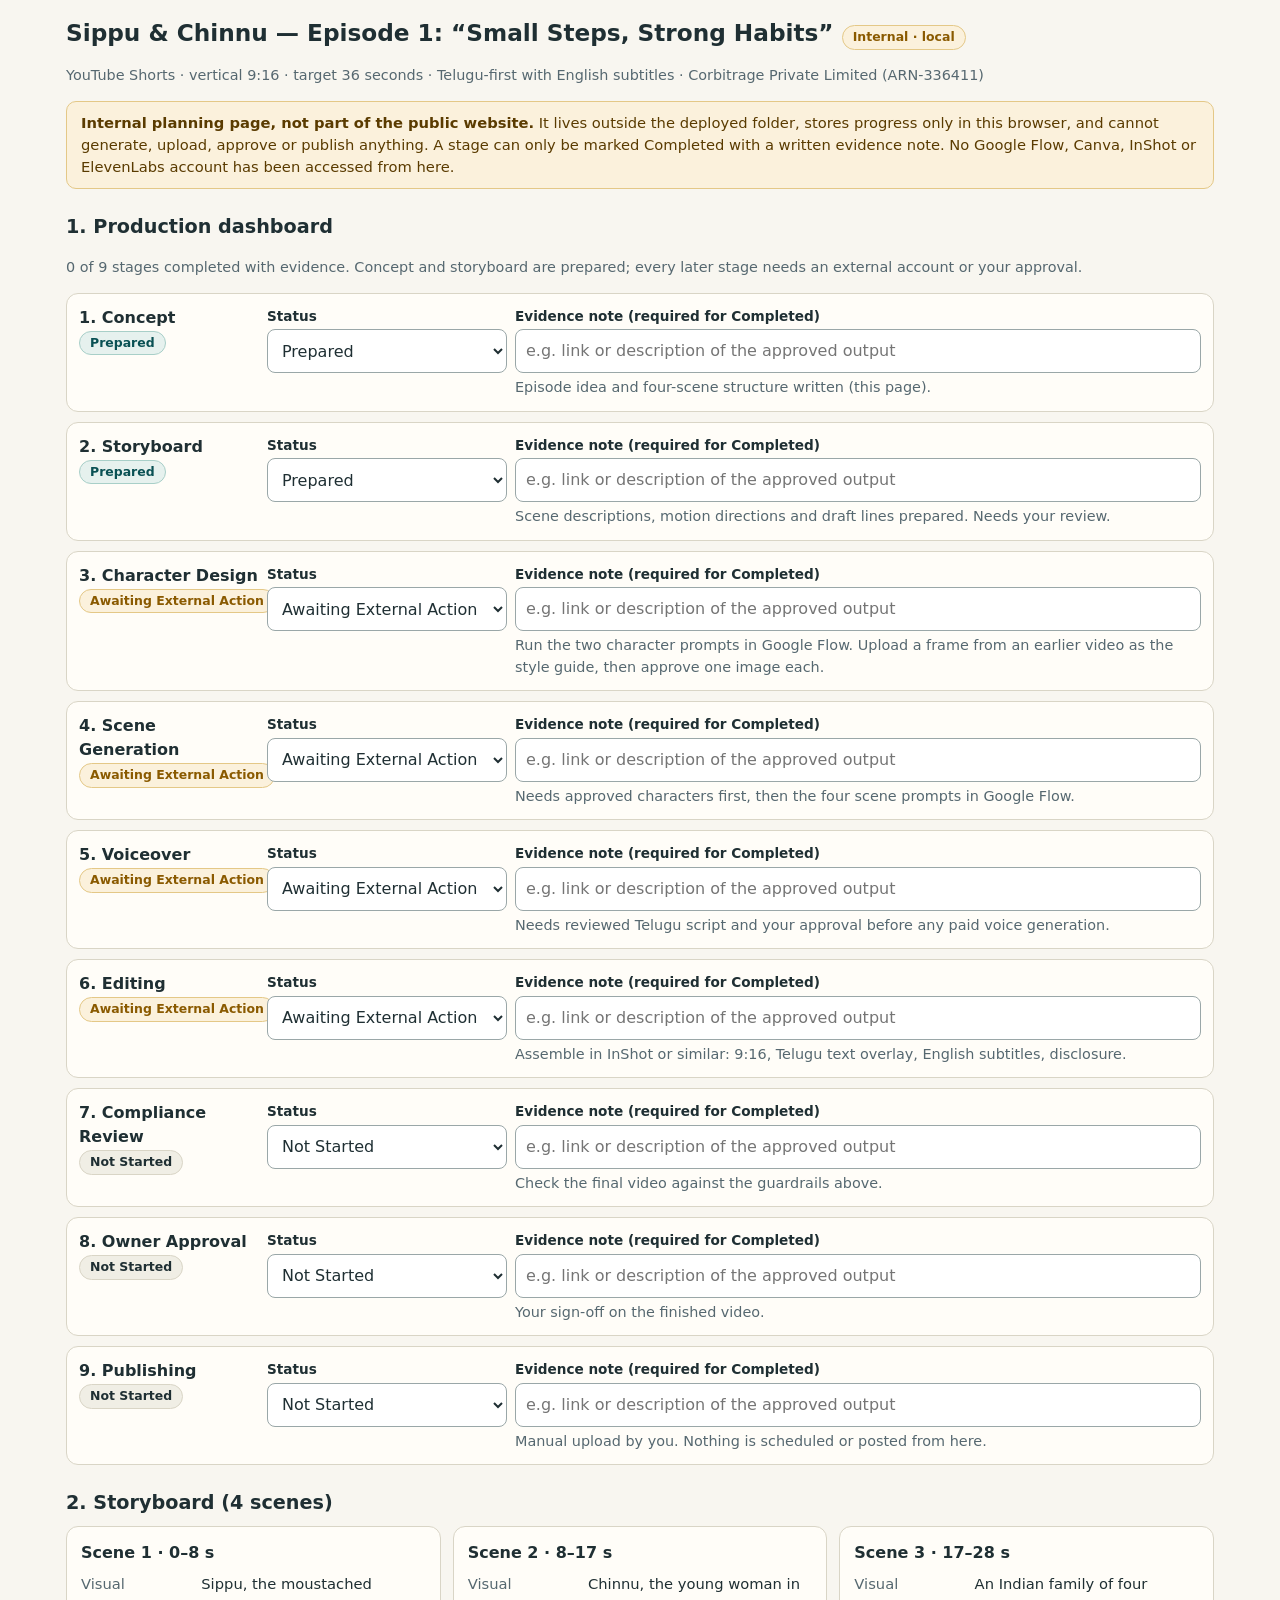
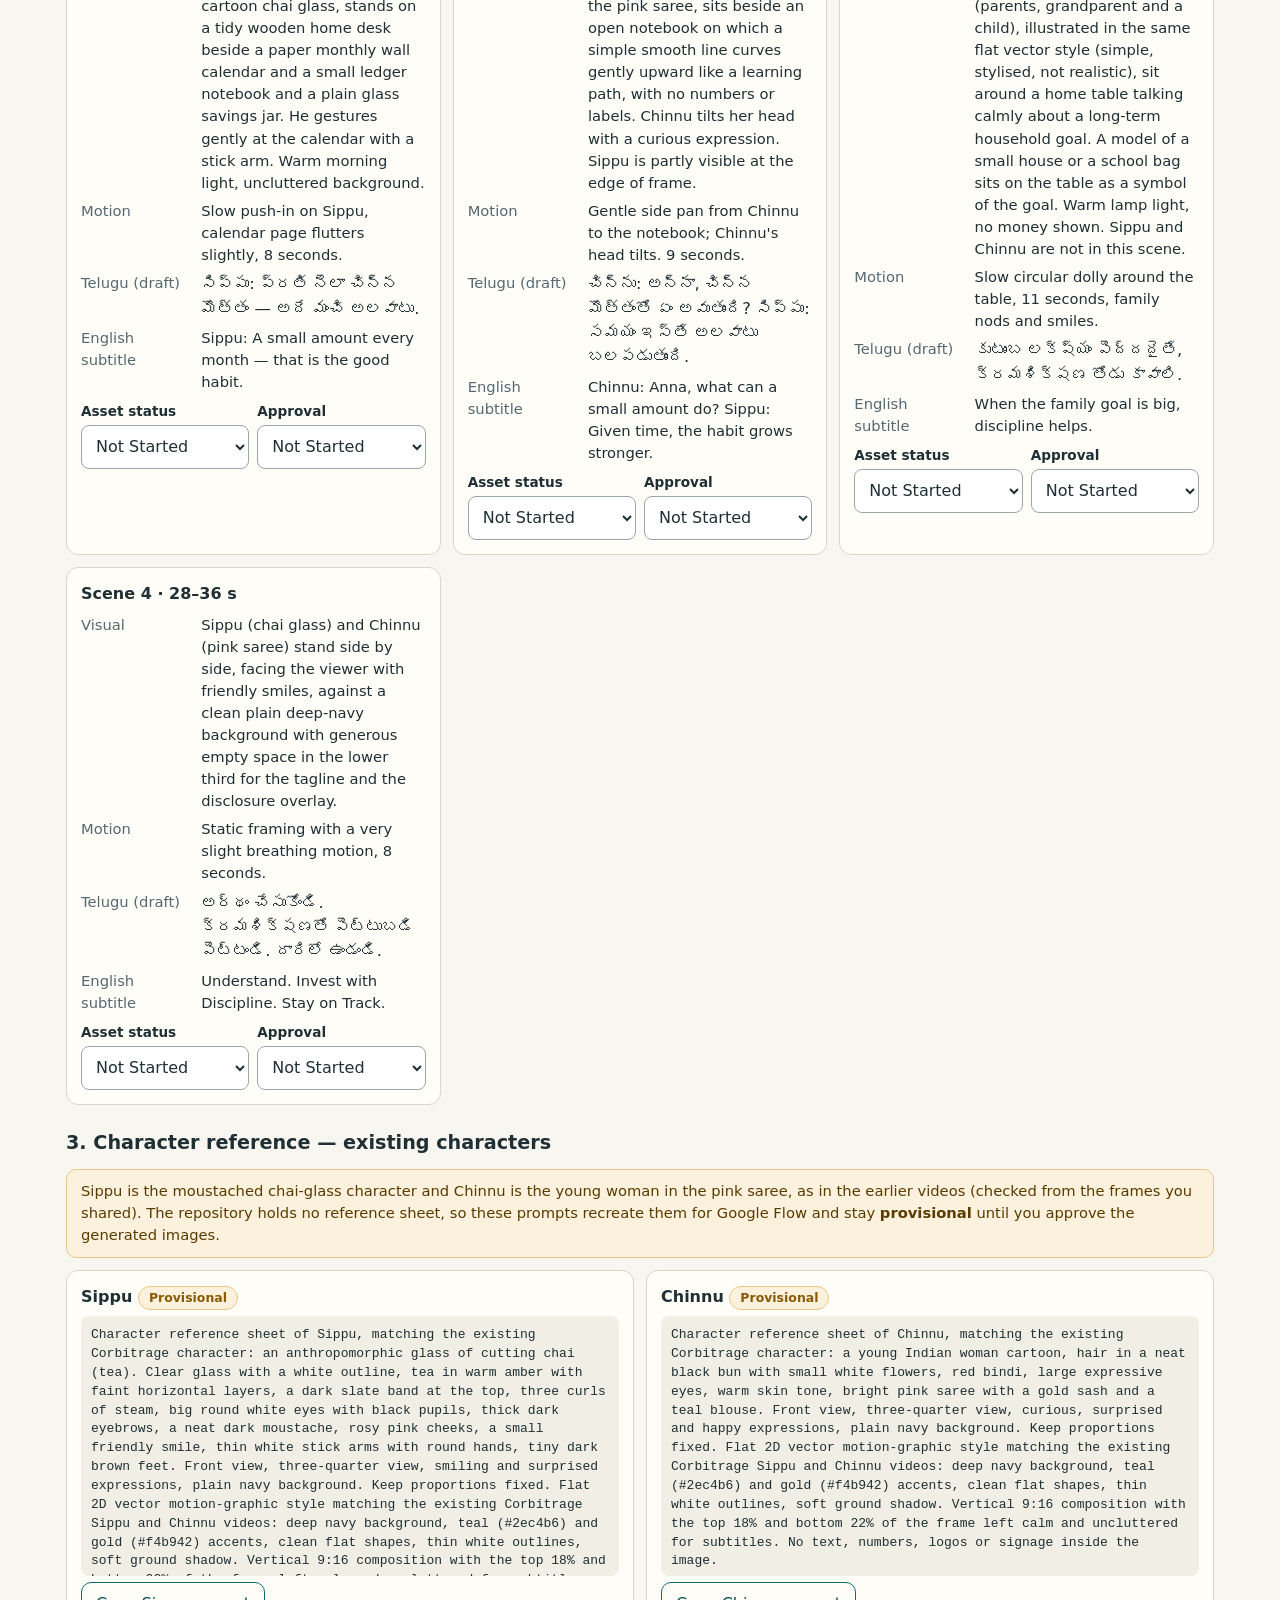
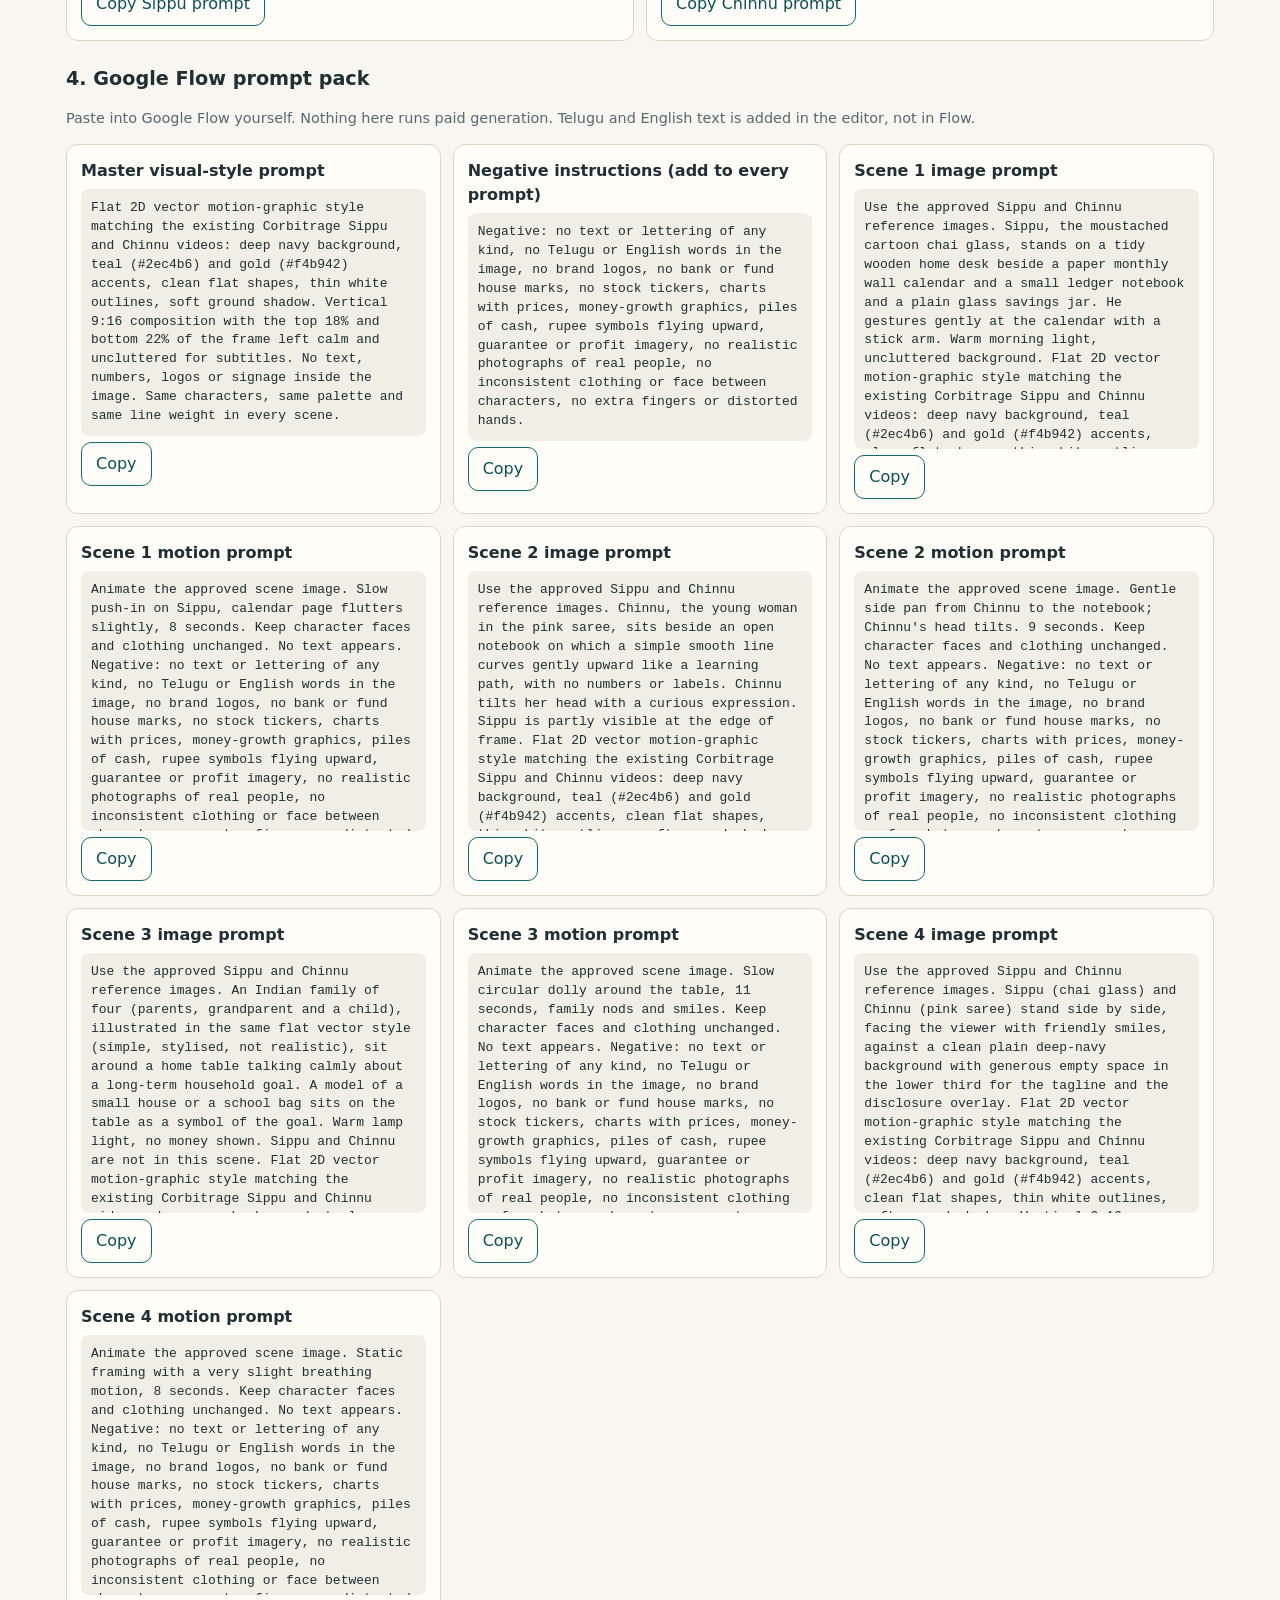
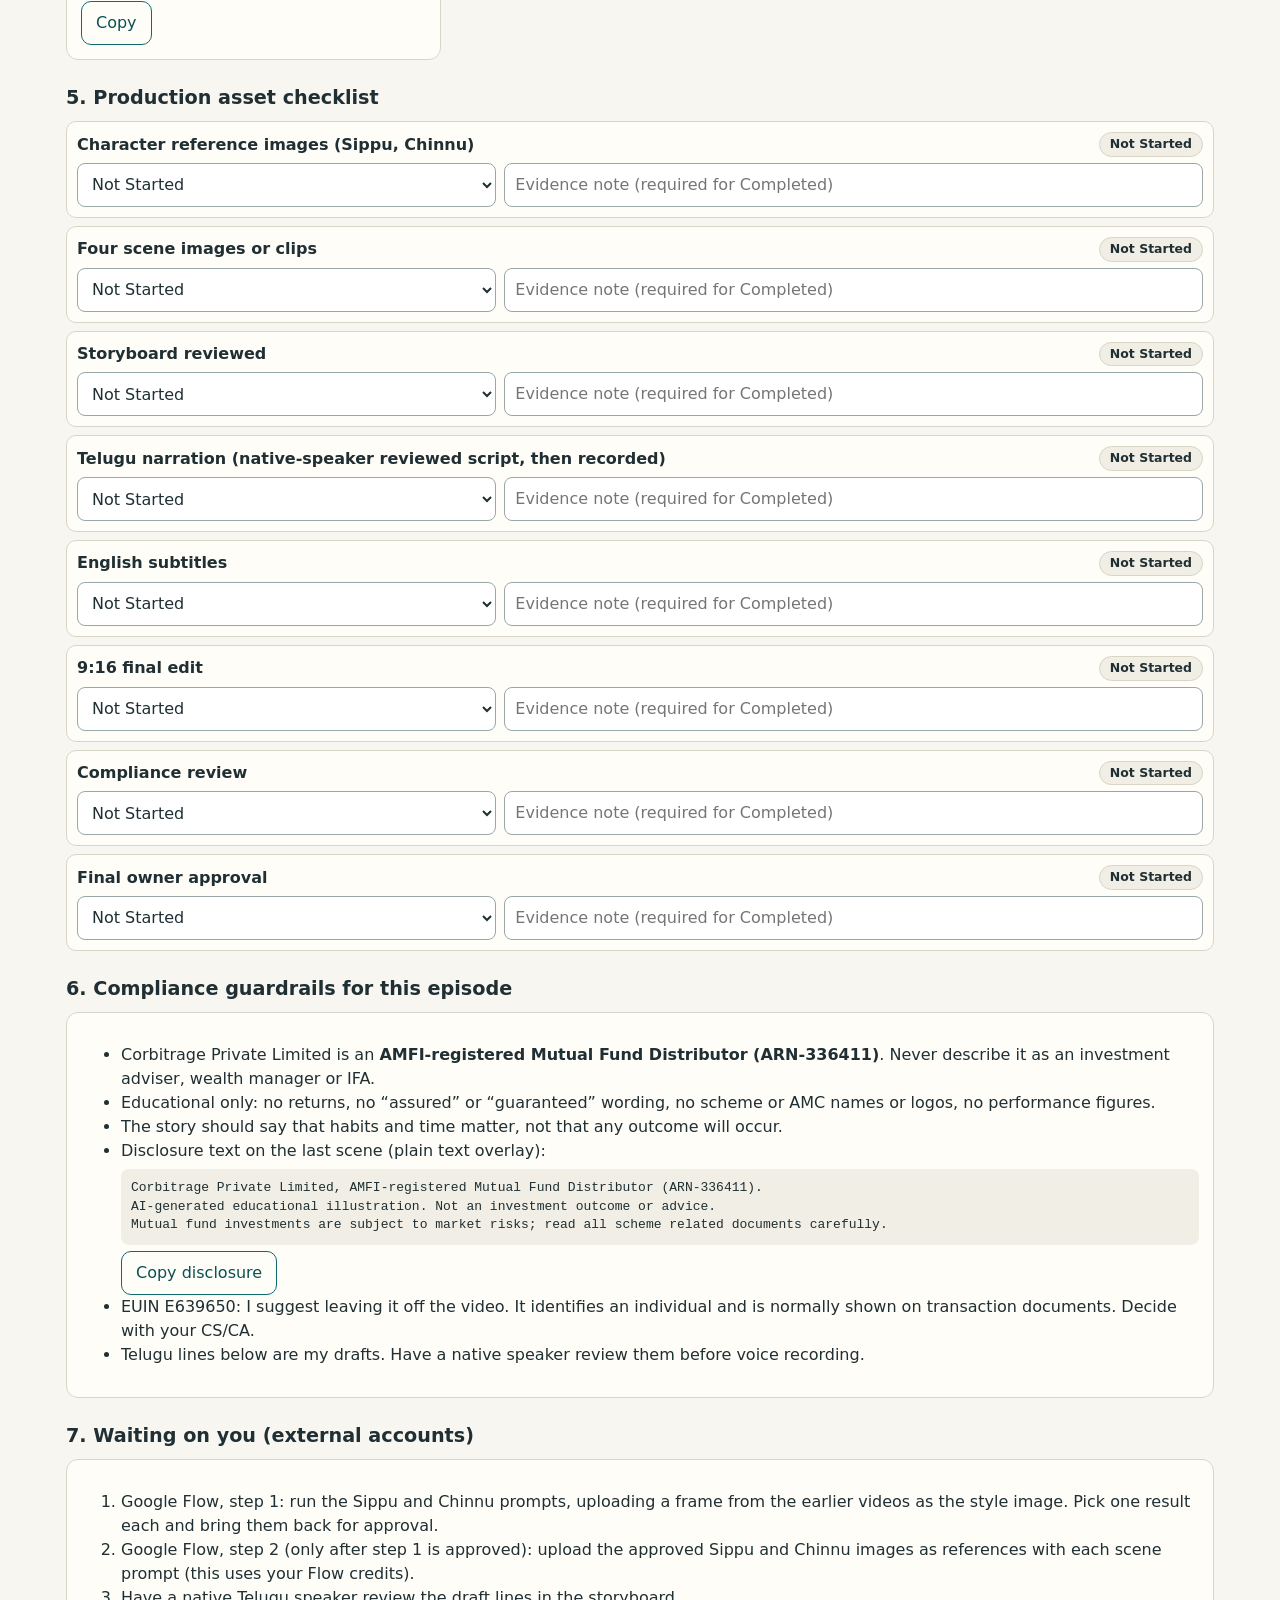
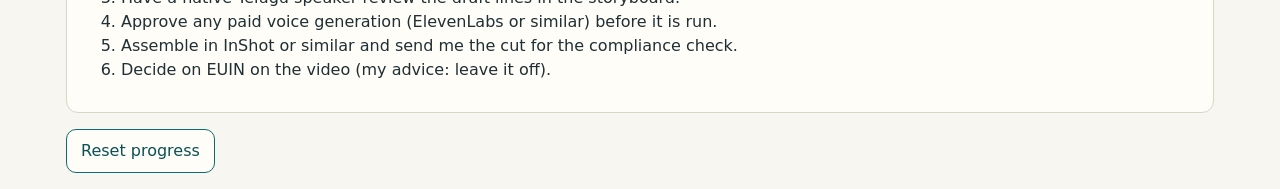
<file: internal/episode-console/index.html>
<!doctype html>
<html lang="en">
<head>
<meta charset="utf-8">
<meta name="viewport" content="width=device-width,initial-scale=1">
<meta name="robots" content="noindex,nofollow,noarchive">
<title>Sippu &amp; Chinnu – Episode 1 production (internal)</title>
<style>
:root{--bg:#f8f6f0;--surface:#fffdf8;--surface-2:#f0eee5;--ink:#1f2f33;--muted:#566870;--line:#d9d5c6;--brand:#0f6b6e;--brand-d:#0a5154;--gold:#c8871a;--ok:#1d7a46;--ok-bg:#e3f2e8;--warn:#8a5a00;--warn-bg:#fbf1dc;--bad:#a32424;--bad-bg:#f8e3e3;--info-bg:#e6f1ee}
*{box-sizing:border-box}body{margin:0;background:var(--bg);color:var(--ink);font:16px/1.5 system-ui,-apple-system,"Segoe UI",Roboto,"Noto Sans Telugu",sans-serif;overflow-x:hidden}
.wrap{max-width:1180px;margin:0 auto;padding:16px}h1{font-size:1.45rem;margin:0 0 4px}h2{font-size:1.2rem;margin:24px 0 8px}h3{font-size:1rem;margin:0 0 6px}
.banner{background:var(--warn-bg);border:1px solid #e4c887;color:#5a3b00;border-radius:10px;padding:10px 14px;margin:12px 0;font-size:.92rem}
.muted{color:var(--muted);font-size:.9rem}.grid{display:grid;gap:12px;grid-template-columns:repeat(auto-fit,minmax(min(100%,300px),1fr))}
.card{background:var(--surface);border:1px solid var(--line);border-radius:12px;padding:14px;min-width:0}
.pill{display:inline-block;border-radius:999px;padding:2px 10px;font-size:.78rem;font-weight:600;border:1px solid var(--line);background:var(--surface-2);white-space:nowrap}
.pill.ok{background:var(--ok-bg);color:var(--ok);border-color:#9fcfb0}.pill.warn{background:var(--warn-bg);color:var(--warn);border-color:#e4c887}.pill.info{background:var(--info-bg);color:var(--brand-d);border-color:#a8cfc8}.pill.bad{background:var(--bad-bg);color:var(--bad);border-color:#e1a5a5}
button,select,input,textarea{font:inherit;color:inherit}button{min-height:44px;padding:8px 14px;border-radius:10px;border:1px solid var(--brand);background:var(--brand);color:#fff;cursor:pointer}button.sec{background:var(--surface);color:var(--brand-d)}
select,input[type=text]{min-height:44px;padding:8px 10px;border:1px solid #9aa7a8;border-radius:8px;background:#fff;width:100%}
:focus-visible{outline:3px solid var(--gold);outline-offset:2px}
.row{display:flex;flex-wrap:wrap;gap:8px;align-items:center}
ol.stages{list-style:none;margin:0;padding:0;display:grid;gap:10px}
ol.stages li{background:var(--surface);border:1px solid var(--line);border-radius:12px;padding:12px;display:grid;gap:8px;grid-template-columns:1fr}
@media(min-width:760px){ol.stages li{grid-template-columns:180px 240px 1fr}}
label{font-weight:600;font-size:.85rem;display:block;margin-bottom:3px}
pre{white-space:pre-wrap;overflow-wrap:anywhere;background:var(--surface-2);border-radius:8px;padding:10px;font:13px/1.45 ui-monospace,Menlo,Consolas,monospace;margin:6px 0;max-height:260px;overflow:auto}
dl{display:grid;grid-template-columns:minmax(110px,32%) 1fr;gap:6px 10px;margin:8px 0;font-size:.92rem}dt{color:var(--muted)}dd{margin:0;min-width:0;overflow-wrap:anywhere}
.te{font-size:1.02rem}.chk{list-style:none;padding:0;margin:0;display:grid;gap:8px}.chk li{background:var(--surface);border:1px solid var(--line);border-radius:10px;padding:10px;display:grid;gap:6px}
.toast{position:sticky;bottom:8px;background:var(--ink);color:#fff;border-radius:10px;padding:10px 14px;margin-top:12px;display:none}.toast.on{display:block}
</style>
</head>
<body><div class="wrap">
<header>
<h1>Sippu &amp; Chinnu — Episode 1: “Small Steps, Strong Habits” <span class="pill warn">Internal · local</span></h1>
<p class="muted">YouTube Shorts · vertical 9:16 · target 36 seconds · Telugu-first with English subtitles · Corbitrage Private Limited (ARN-336411)</p>
</header>
<div class="banner" role="note"><strong>Internal planning page, not part of the public website.</strong> It lives outside the deployed folder, stores progress only in this browser, and cannot generate, upload, approve or publish anything. A stage can only be marked Completed with a written evidence note. No Google Flow, Canva, InShot or ElevenLabs account has been accessed from here.</div>

<h2>1. Production dashboard</h2>
<p class="muted" id="sum"></p>
<ol class="stages" id="stages"></ol>

<h2>2. Storyboard (4 scenes)</h2>
<div class="grid" id="scenes"></div>

<h2>3. Character reference — existing characters</h2>
<div class="banner">Sippu is the moustached chai-glass character and Chinnu is the young woman in the pink saree, as in the earlier videos (checked from the frames you shared). The repository holds no reference sheet, so these prompts recreate them for Google Flow and stay <strong>provisional</strong> until you approve the generated images.</div>
<div class="grid" id="chars"></div>

<h2>4. Google Flow prompt pack</h2>
<p class="muted">Paste into Google Flow yourself. Nothing here runs paid generation. Telugu and English text is added in the editor, not in Flow.</p>
<div class="grid" id="pack"></div>

<h2>5. Production asset checklist</h2>
<ul class="chk" id="assets"></ul>

<h2>6. Compliance guardrails for this episode</h2>
<div class="card"><ul>
<li>Corbitrage Private Limited is an <strong>AMFI-registered Mutual Fund Distributor (ARN-336411)</strong>. Never describe it as an investment adviser, wealth manager or IFA.</li>
<li>Educational only: no returns, no “assured” or “guaranteed” wording, no scheme or AMC names or logos, no performance figures.</li>
<li>The story should say that habits and time matter, not that any outcome will occur.</li>
<li>Disclosure text on the last scene (plain text overlay):<pre id="disc">Corbitrage Private Limited, AMFI-registered Mutual Fund Distributor (ARN-336411).
AI-generated educational illustration. Not an investment outcome or advice.
Mutual fund investments are subject to market risks; read all scheme related documents carefully.</pre><button class="sec" data-copy="disc">Copy disclosure</button></li>
<li>EUIN E639650: I suggest leaving it off the video. It identifies an individual and is normally shown on transaction documents. Decide with your CS/CA.</li>
<li>Telugu lines below are my drafts. Have a native speaker review them before voice recording.</li>
</ul></div>

<h2>7. Waiting on you (external accounts)</h2>
<div class="card"><ol id="ext"></ol></div>

<div class="row" style="margin-top:16px"><button class="sec" id="rst">Reset progress</button></div>
<div class="toast" id="toast" role="status" aria-live="polite"></div>
</div>
<script>
(function(){"use strict";
var KEY="corbitrage.episode1.v1";
var ST=["Not Started","Prepared","Awaiting External Action","Awaiting Approval","Completed"];
var STAGES=[
["Concept","Prepared","Episode idea and four-scene structure written (this page)."],
["Storyboard","Prepared","Scene descriptions, motion directions and draft lines prepared. Needs your review."],
["Character Design","Awaiting External Action","Run the two character prompts in Google Flow. Upload a frame from an earlier video as the style guide, then approve one image each."],
["Scene Generation","Awaiting External Action","Needs approved characters first, then the four scene prompts in Google Flow."],
["Voiceover","Awaiting External Action","Needs reviewed Telugu script and your approval before any paid voice generation."],
["Editing","Awaiting External Action","Assemble in InShot or similar: 9:16, Telugu text overlay, English subtitles, disclosure."],
["Compliance Review","Not Started","Check the final video against the guardrails above."],
["Owner Approval","Not Started","Your sign-off on the finished video."],
["Publishing","Not Started","Manual upload by you. Nothing is scheduled or posted from here."]];
var STYLE="Flat 2D vector motion-graphic style matching the existing Corbitrage Sippu and Chinnu videos: deep navy background, teal (#2ec4b6) and gold (#f4b942) accents, clean flat shapes, thin white outlines, soft ground shadow. Vertical 9:16 composition with the top 18% and bottom 22% of the frame left calm and uncluttered for subtitles. No text, numbers, logos or signage inside the image.";
var NEG="Negative: no text or lettering of any kind, no Telugu or English words in the image, no brand logos, no bank or fund house marks, no stock tickers, charts with prices, money-growth graphics, piles of cash, rupee symbols flying upward, guarantee or profit imagery, no realistic photographs of real people, no inconsistent clothing or face between characters, no extra fingers or distorted hands.";
var SC=[
{n:1,t:"0–8 s",v:"Sippu, the moustached cartoon chai glass, stands on a tidy wooden home desk beside a paper monthly wall calendar and a small ledger notebook and a plain glass savings jar. He gestures gently at the calendar with a stick arm. Warm morning light, uncluttered background.",m:"Slow push-in on Sippu, calendar page flutters slightly, 8 seconds.",te:"సిప్పు: ప్రతి నెలా చిన్న మొత్తం — అదే మంచి అలవాటు.",en:"Sippu: A small amount every month — that is the good habit."},
{n:2,t:"8–17 s",v:"Chinnu, the young woman in the pink saree, sits beside an open notebook on which a simple smooth line curves gently upward like a learning path, with no numbers or labels. Chinnu tilts her head with a curious expression. Sippu is partly visible at the edge of frame.",m:"Gentle side pan from Chinnu to the notebook; Chinnu's head tilts. 9 seconds.",te:"చిన్ను: అన్నా, చిన్న మొత్తంతో ఏం అవుతుంది?  సిప్పు: సమయం ఇస్తే అలవాటు బలపడుతుంది.",en:"Chinnu: Anna, what can a small amount do?  Sippu: Given time, the habit grows stronger."},
{n:3,t:"17–28 s",v:"An Indian family of four (parents, grandparent and a child), illustrated in the same flat vector style (simple, stylised, not realistic), sit around a home table talking calmly about a long-term household goal. A model of a small house or a school bag sits on the table as a symbol of the goal. Warm lamp light, no money shown. Sippu and Chinnu are not in this scene.",m:"Slow circular dolly around the table, 11 seconds, family nods and smiles.",te:"కుటుంబ లక్ష్యం పెద్దదైతే, క్రమశిక్షణ తోడు కావాలి.",en:"When the family goal is big, discipline helps."},
{n:4,t:"28–36 s",v:"Sippu (chai glass) and Chinnu (pink saree) stand side by side, facing the viewer with friendly smiles, against a clean plain deep-navy background with generous empty space in the lower third for the tagline and the disclosure overlay.",m:"Static framing with a very slight breathing motion, 8 seconds.",te:"అర్థం చేసుకోండి. క్రమశిక్షణతో పెట్టుబడి పెట్టండి. దారిలో ఉండండి.",en:"Understand. Invest with Discipline. Stay on Track."}];
var CH=[
{name:"Sippu",p:"Character reference sheet of Sippu, matching the existing Corbitrage character: an anthropomorphic glass of cutting chai (tea). Clear glass with a white outline, tea in warm amber with faint horizontal layers, a dark slate band at the top, three curls of steam, big round white eyes with black pupils, thick dark eyebrows, a neat dark moustache, rosy pink cheeks, a small friendly smile, thin white stick arms with round hands, tiny dark brown feet. Front view, three-quarter view, smiling and surprised expressions, plain navy background. Keep proportions fixed. "+STYLE},
{name:"Chinnu",p:"Character reference sheet of Chinnu, matching the existing Corbitrage character: a young Indian woman cartoon, hair in a neat black bun with small white flowers, red bindi, large expressive eyes, warm skin tone, bright pink saree with a gold sash and a teal blouse. Front view, three-quarter view, curious, surprised and happy expressions, plain navy background. Keep proportions fixed. "+STYLE}];
var PACK=[{k:"master",title:"Master visual-style prompt",t:STYLE+" Same characters, same palette and same line weight in every scene."},{k:"neg",title:"Negative instructions (add to every prompt)",t:NEG}];
SC.forEach(function(s){PACK.push({k:"s"+s.n,title:"Scene "+s.n+" image prompt",t:"Use the approved Sippu and Chinnu reference images. "+s.v+" "+STYLE+" "+NEG});PACK.push({k:"m"+s.n,title:"Scene "+s.n+" motion prompt",t:"Animate the approved scene image. "+s.m+" Keep character faces and clothing unchanged. No text appears. "+NEG})});
var ASSETS=["Character reference images (Sippu, Chinnu)","Four scene images or clips","Storyboard reviewed","Telugu narration (native-speaker reviewed script, then recorded)","English subtitles","9:16 final edit","Compliance review","Final owner approval"];
var EXT=["Google Flow, step 1: run the Sippu and Chinnu prompts, uploading a frame from the earlier videos as the style image. Pick one result each and bring them back for approval.","Google Flow, step 2 (only after step 1 is approved): upload the approved Sippu and Chinnu images as references with each scene prompt (this uses your Flow credits).","Have a native Telugu speaker review the draft lines in the storyboard.","Approve any paid voice generation (ElevenLabs or similar) before it is run.","Assemble in InShot or similar and send me the cut for the compliance check.","Decide on EUIN on the video (my advice: leave it off)."];
function $(i){return document.getElementById(i)}function esc(s){return String(s).replace(/[&<>"']/g,function(c){return{"&":"&amp;","<":"&lt;",">":"&gt;",'"':"&quot;","'":"&#39;"}[c]})}
function toast(m){var t=$("toast");t.textContent=m;t.className="toast on";clearTimeout(toast.h);toast.h=setTimeout(function(){t.className="toast"},3500)}
var S;function fresh(){return{stages:STAGES.map(function(x){return{s:x[1],ev:""}}),assets:ASSETS.map(function(){return{s:"Not Started",ev:""}}),scenes:SC.map(function(){return{asset:"Not Started",appr:"Not Started"}})}}
function load(){try{var r=JSON.parse(localStorage.getItem(KEY));if(r&&r.stages&&r.stages.length===STAGES.length&&r.assets&&r.assets.length===ASSETS.length&&r.scenes&&r.scenes.length===SC.length)return r}catch(e){}return fresh()}
function save(){try{localStorage.setItem(KEY,JSON.stringify(S))}catch(e){}}
S=load();
function cls(s){return s==="Completed"?"ok":s==="Awaiting External Action"||s==="Awaiting Approval"?"warn":s==="Prepared"?"info":""}
function setStatus(o,v,label){if(v==="Completed"&&!o.ev.trim()){toast("Add an evidence note first: say what proves '"+label+"' is complete.");return false}o.s=v;save();return true}
function render(){
 var d=S.stages.filter(function(x){return x.s==="Completed"}).length;
 $("sum").textContent=d+" of "+STAGES.length+" stages completed with evidence. Concept and storyboard are prepared; every later stage needs an external account or your approval.";
 $("stages").innerHTML=STAGES.map(function(x,i){var o=S.stages[i];return '<li><div><strong>'+(i+1)+'. '+esc(x[0])+'</strong><br><span class="pill '+cls(o.s)+'">'+esc(o.s)+'</span></div><div><label for="ss'+i+'">Status</label><select id="ss'+i+'" data-st="'+i+'">'+ST.map(function(z){return '<option'+(z===o.s?' selected':'')+'>'+z+'</option>'}).join("")+'</select></div><div><label for="ev'+i+'">Evidence note (required for Completed)</label><input type="text" id="ev'+i+'" data-ev="'+i+'" maxlength="200" value="'+esc(o.ev)+'" placeholder="e.g. link or description of the approved output"><p class="muted" style="margin:4px 0 0">'+esc(x[2])+'</p></div></li>'}).join("");
 $("scenes").innerHTML=SC.map(function(s,i){var o=S.scenes[i];return '<article class="card"><h3>Scene '+s.n+' · '+s.t+'</h3><dl><dt>Visual</dt><dd>'+esc(s.v)+'</dd><dt>Motion</dt><dd>'+esc(s.m)+'</dd><dt>Telugu (draft)</dt><dd class="te" lang="te">'+esc(s.te)+'</dd><dt>English subtitle</dt><dd>'+esc(s.en)+'</dd></dl><div class="row"><div style="flex:1 1 140px"><label for="sa'+i+'">Asset status</label><select id="sa'+i+'" data-sa="'+i+'">'+["Not Started","Prepared","Awaiting External Action","Completed"].map(function(z){return '<option'+(z===o.asset?' selected':'')+'>'+z+'</option>'}).join("")+'</select></div><div style="flex:1 1 140px"><label for="sp'+i+'">Approval</label><select id="sp'+i+'" data-sp="'+i+'">'+["Not Started","Awaiting Approval","Completed"].map(function(z){return '<option'+(z===o.appr?' selected':'')+'>'+z+'</option>'}).join("")+'</select></div></div></article>'}).join("");
 $("chars").innerHTML=CH.map(function(c,i){return '<article class="card"><h3>'+c.name+' <span class="pill warn">Provisional</span></h3><pre id="ch'+i+'">'+esc(c.p)+'</pre><button class="sec" data-copy="ch'+i+'">Copy '+c.name+' prompt</button></article>'}).join("");
 $("pack").innerHTML=PACK.map(function(p){return '<article class="card"><h3>'+esc(p.title)+'</h3><pre id="pk'+p.k+'">'+esc(p.t)+'</pre><button class="sec" data-copy="pk'+p.k+'">Copy</button></article>'}).join("");
 $("assets").innerHTML=ASSETS.map(function(a,i){var o=S.assets[i];return '<li><div class="row" style="justify-content:space-between"><strong>'+esc(a)+'</strong><span class="pill '+cls(o.s)+'">'+esc(o.s)+'</span></div><div class="row"><select id="as'+i+'" data-as="'+i+'" aria-label="Status of '+esc(a)+'" style="flex:1 1 180px;width:auto">'+ST.map(function(z){return '<option'+(z===o.s?' selected':'')+'>'+z+'</option>'}).join("")+'</select><input type="text" data-ae="'+i+'" aria-label="Evidence for '+esc(a)+'" maxlength="200" value="'+esc(o.ev)+'" placeholder="Evidence note (required for Completed)" style="flex:2 1 220px;width:auto"></div></li>'}).join("");
 $("ext").innerHTML=EXT.map(function(e){return '<li>'+esc(e)+'</li>'}).join("");
}
document.addEventListener("change",function(e){var t=e.target,i;
 if(t.dataset.st!==undefined){i=+t.dataset.st;if(!setStatus(S.stages[i],t.value,STAGES[i][0]))t.value=S.stages[i].s;render()}
 else if(t.dataset.as!==undefined){i=+t.dataset.as;if(!setStatus(S.assets[i],t.value,ASSETS[i]))t.value=S.assets[i].s;render()}
 else if(t.dataset.sa!==undefined){S.scenes[+t.dataset.sa].asset=t.value;save();render()}
 else if(t.dataset.sp!==undefined){S.scenes[+t.dataset.sp].appr=t.value;save();render()}
 else if(t.dataset.ev!==undefined){S.stages[+t.dataset.ev].ev=t.value;save()}
 else if(t.dataset.ae!==undefined){S.assets[+t.dataset.ae].ev=t.value;save()}});
document.addEventListener("click",function(e){var b=e.target.closest("[data-copy]");if(!b)return;var el=$(b.dataset.copy);var txt=el.textContent;
 if(navigator.clipboard&&navigator.clipboard.writeText){navigator.clipboard.writeText(txt).then(function(){toast("Copied.")},function(){sel(el)})}else sel(el);
 function sel(n){var r=document.createRange();r.selectNodeContents(n);var s=getSelection();s.removeAllRanges();s.addRange(r);toast("Selected. Press copy.")}});
$("rst").addEventListener("click",function(){if(confirm("Reset all progress on this page?")){S=fresh();save();render();toast("Reset.")}});
render();})();
</script></body></html>
</file>
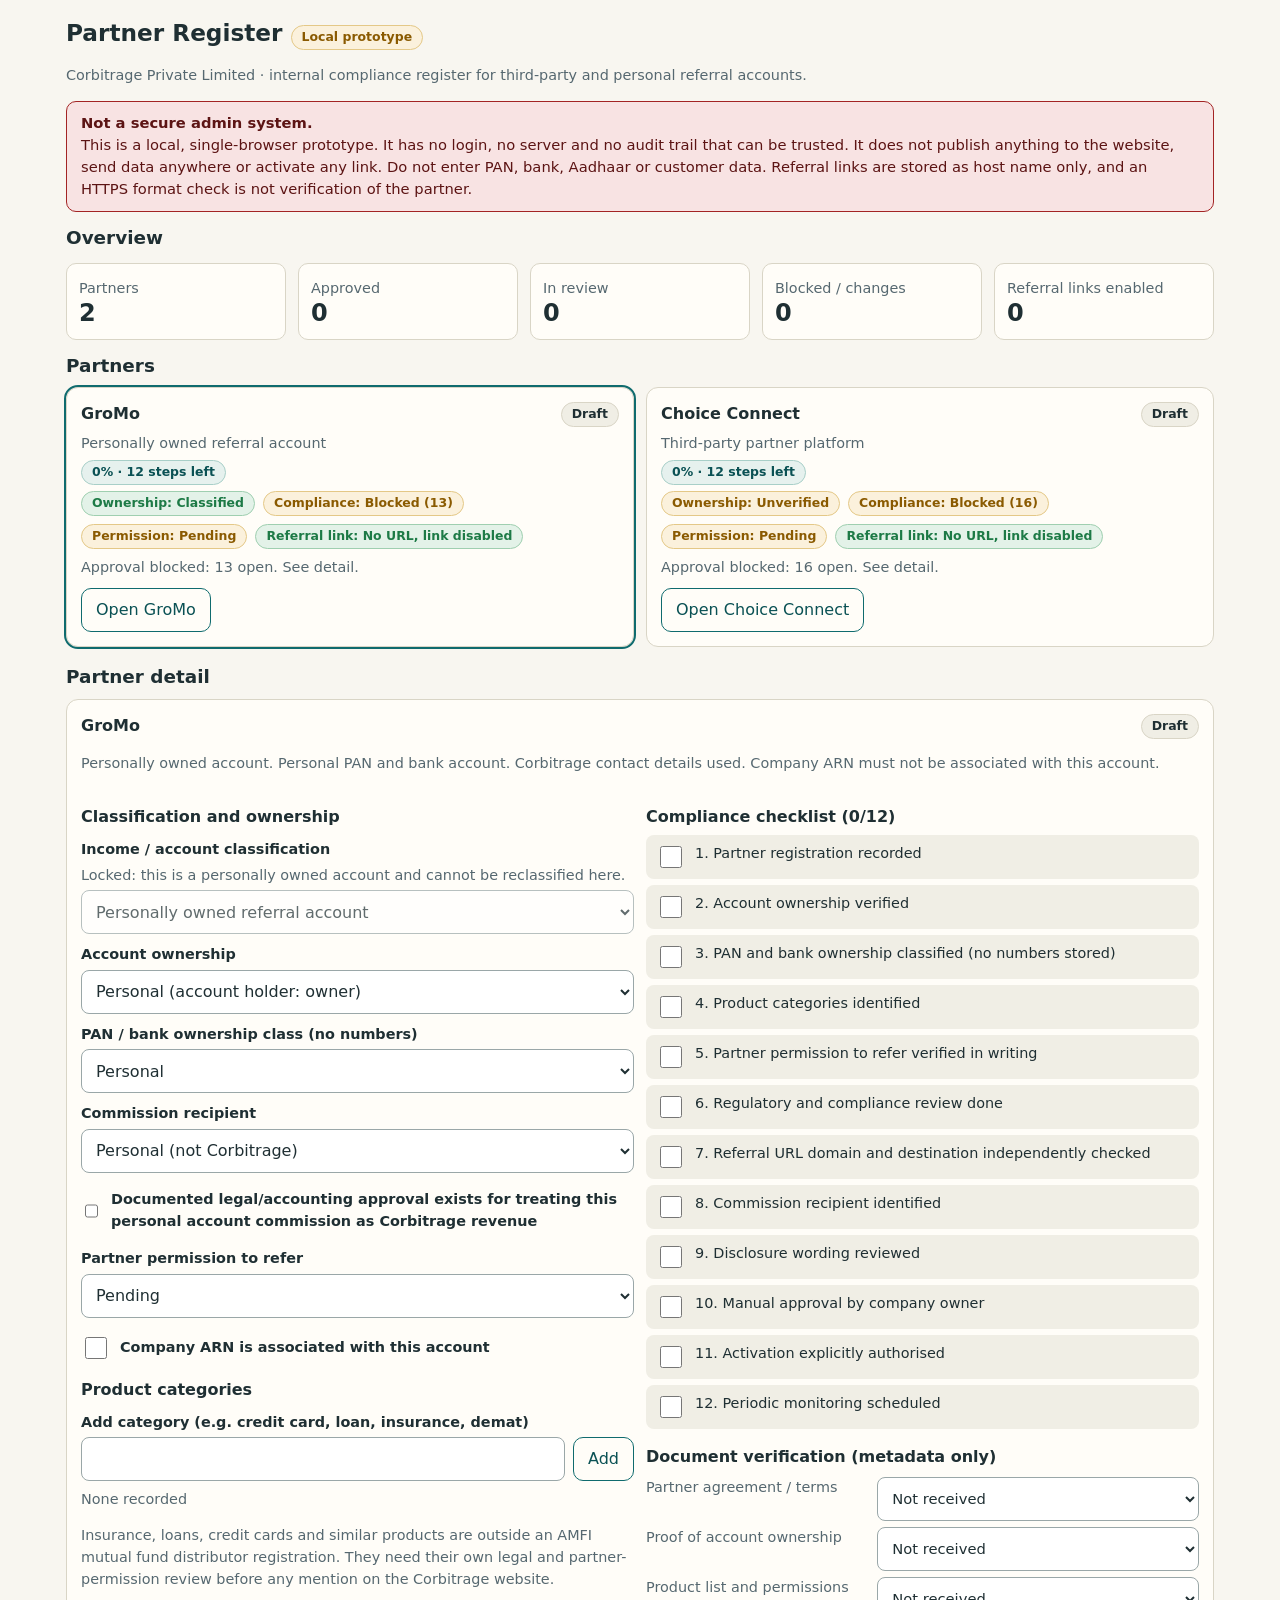
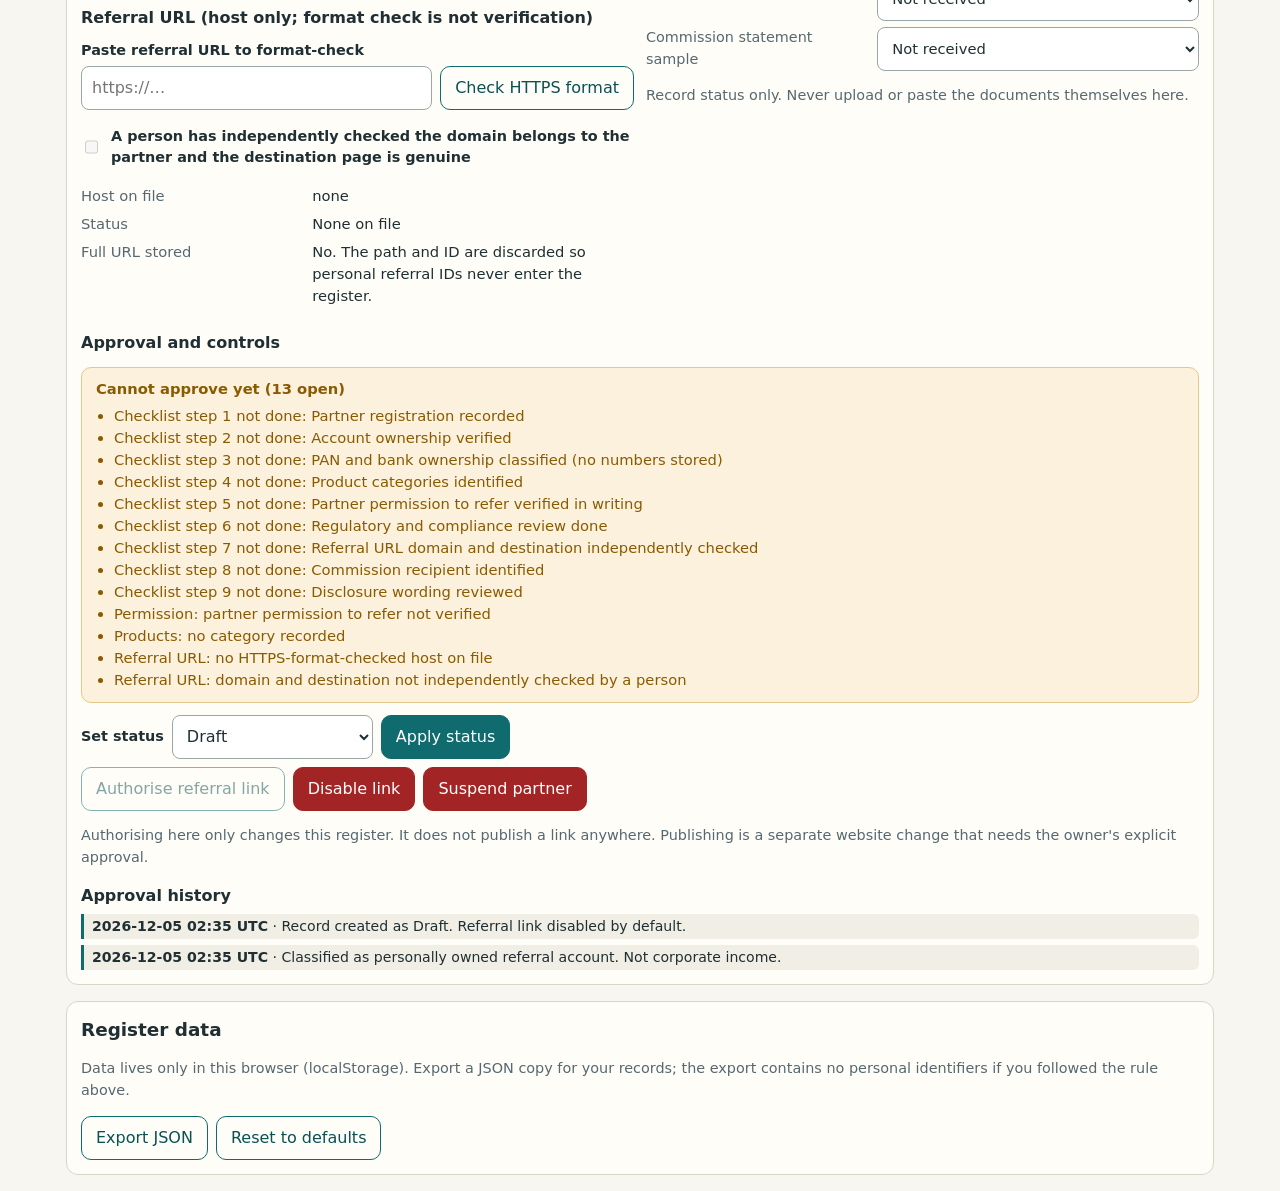
<file: internal/partner-console/index.html>
<!doctype html>
<html lang="en">
<head>
<meta charset="utf-8">
<meta name="viewport" content="width=device-width,initial-scale=1">
<meta name="robots" content="noindex,nofollow,noarchive">
<title>Partner Register – internal prototype</title>
<style>
:root{--bg:#f8f6f0;--surface:#fffdf8;--surface-2:#f0eee5;--ink:#1f2f33;--muted:#566870;--line:#d9d5c6;--brand:#0f6b6e;--brand-d:#0a5154;--gold:#c8871a;--ok:#1d7a46;--ok-bg:#e3f2e8;--warn:#8a5a00;--warn-bg:#fbf1dc;--bad:#a32424;--bad-bg:#f8e3e3;--info-bg:#e6f1ee}
*{box-sizing:border-box}
html{-webkit-text-size-adjust:100%}
body{margin:0;background:var(--bg);color:var(--ink);font:16px/1.5 system-ui,-apple-system,"Segoe UI",Roboto,sans-serif;overflow-x:hidden}
.wrap{max-width:1180px;margin:0 auto;padding:16px}
h1{font-size:1.45rem;margin:0 0 4px}h2{font-size:1.15rem;margin:0 0 8px}h3{font-size:1rem;margin:16px 0 6px}
.banner{background:var(--bad-bg);border:1px solid var(--bad);color:#5c1414;border-radius:10px;padding:10px 14px;margin:12px 0;font-size:.92rem}
.banner strong{display:block}
.muted{color:var(--muted);font-size:.9rem}
.grid{display:grid;gap:12px}
.kpis{grid-template-columns:repeat(auto-fit,minmax(150px,1fr));margin:12px 0}
.kpi{background:var(--surface);border:1px solid var(--line);border-radius:10px;padding:12px}
.kpi b{display:block;font-size:1.5rem;line-height:1.1}
.cards{grid-template-columns:repeat(auto-fit,minmax(min(100%,340px),1fr))}
.card{background:var(--surface);border:1px solid var(--line);border-radius:12px;padding:14px;min-width:0}
.card.sel{outline:2px solid var(--brand)}
.row{display:flex;flex-wrap:wrap;gap:8px;align-items:center}
.pill{display:inline-block;border-radius:999px;padding:2px 10px;font-size:.78rem;font-weight:600;border:1px solid var(--line);background:var(--surface-2);white-space:nowrap}
.pill.ok{background:var(--ok-bg);color:var(--ok);border-color:#9fcfb0}
.pill.warn{background:var(--warn-bg);color:var(--warn);border-color:#e4c887}
.pill.bad{background:var(--bad-bg);color:var(--bad);border-color:#e1a5a5}
.pill.info{background:var(--info-bg);color:var(--brand-d);border-color:#a8cfc8}
button,select,input,textarea{font:inherit;color:inherit}
button{min-height:44px;padding:8px 14px;border-radius:10px;border:1px solid var(--brand);background:var(--brand);color:#fff;cursor:pointer}
button.sec{background:var(--surface);color:var(--brand-d)}
button.danger{background:var(--bad);border-color:var(--bad)}
button:disabled{opacity:.5;cursor:not-allowed}
input,select,textarea{min-height:44px;padding:8px 10px;border:1px solid #9aa7a8;border-radius:8px;background:#fff;width:100%}
label{display:block;font-weight:600;font-size:.9rem;margin:10px 0 4px}
:focus-visible{outline:3px solid var(--gold);outline-offset:2px}
.sr{position:absolute;width:1px;height:1px;overflow:hidden;clip:rect(0 0 0 0)}
dl{display:grid;grid-template-columns:minmax(120px,40%) 1fr;gap:6px 10px;margin:8px 0;font-size:.92rem}
dt{color:var(--muted)}dd{margin:0;min-width:0;overflow-wrap:anywhere}
ol.chk{list-style:none;padding:0;margin:0;display:grid;gap:6px}
ol.chk li{display:flex;gap:10px;align-items:flex-start;background:var(--surface-2);border-radius:8px;padding:8px 10px}
ol.chk input{width:22px;min-height:22px;margin-top:3px;flex:none}
ul.hist{list-style:none;margin:0;padding:0;display:grid;gap:6px;font-size:.88rem;max-height:240px;overflow:auto}
ul.hist li{border-left:3px solid var(--brand);padding:2px 8px;background:var(--surface-2);border-radius:0 6px 6px 0}
.two{display:grid;gap:12px;grid-template-columns:1fr}
@media(min-width:760px){.two{grid-template-columns:1fr 1fr}}
.toast{position:sticky;bottom:8px;background:var(--ink);color:#fff;border-radius:10px;padding:10px 14px;margin-top:12px;display:none}
.toast.on{display:block}
</style>
</head>
<body>
<div class="wrap">
<header>
  <h1>Partner Register <span class="pill warn">Local prototype</span></h1>
  <p class="muted">Corbitrage Private Limited · internal compliance register for third-party and personal referral accounts.</p>
</header>

<div class="banner" role="note">
  <strong>Not a secure admin system.</strong>
  This is a local, single-browser prototype. It has no login, no server and no audit trail that can be trusted. It does not publish anything to the website, send data anywhere or activate any link. Do not enter PAN, bank, Aadhaar or customer data. Referral links are stored as host name only, and an HTTPS format check is not verification of the partner.
</div>

<section aria-labelledby="ov"><h2 id="ov">Overview</h2>
  <div class="grid kpis" id="kpis"></div>
</section>

<section aria-labelledby="pl"><h2 id="pl">Partners</h2>
  <div class="grid cards" id="cards"></div>
</section>

<section aria-labelledby="dt" id="detail" tabindex="-1" style="margin-top:16px"><h2 id="dt">Partner detail</h2>
  <div id="detailBody" class="card"><p class="muted">Select a partner above.</p></div>
</section>

<section style="margin-top:16px" class="card">
  <h2>Register data</h2>
  <p class="muted">Data lives only in this browser (localStorage). Export a JSON copy for your records; the export contains no personal identifiers if you followed the rule above.</p>
  <div class="row">
    <button class="sec" id="exp">Export JSON</button>
    <button class="sec" id="rst">Reset to defaults</button>
  </div>
</section>
<div class="toast" id="toast" role="status" aria-live="polite"></div>
</div>

<script>
(function(){
"use strict";
var KEY="corbitrage.partnerRegister.v1";
var URLOK="HTTPS format checked — domain verification pending";
var STATUSES=["Draft","Pending verification","Compliance review","Changes required","Approved","Disabled","Suspended"];
var CLASSES={corporate:"Corbitrage corporate business",personal:"Personally owned referral account",third:"Third-party partner platform"};
var STEPS=["Partner registration recorded","Account ownership verified","PAN and bank ownership classified (no numbers stored)","Product categories identified","Partner permission to refer verified in writing","Regulatory and compliance review done","Referral URL domain and destination independently checked","Commission recipient identified","Disclosure wording reviewed","Manual approval by company owner","Activation explicitly authorised","Periodic monitoring scheduled"];
var DOCS=["Partner agreement / terms","Proof of account ownership","Product list and permissions","Commission statement sample"];

function now(){return new Date().toISOString().replace("T"," ").slice(0,16)+" UTC"}
function blank(id,name,cls,note){
  var chk=[];for(var i=0;i<STEPS.length;i++)chk.push(false);
  var docs={};DOCS.forEach(function(d){docs[d]="Not received"});
  return{id:id,name:name,cls:cls,status:"Draft",ownership:"Unverified",panBank:"Unverified",
    commission:"Unverified",products:[],permission:"Pending",urlHost:"",urlStatus:"None on file",
    referralEnabled:false,arnLinked:false,locked:false,urlDomainChecked:false,acctApproval:false,note:note,checklist:chk,docs:docs,
    history:[{t:now(),m:"Record created as Draft. Referral link disabled by default."}]};
}
function defaults(){
  var g=blank("gromo","GroMo","personal","Personally owned account. Personal PAN and bank account. Corbitrage contact details used. Company ARN must not be associated with this account.");
  g.locked=true;g.ownership="Personal (account holder: owner)";g.panBank="Personal";g.commission="Personal (not Corbitrage)";
  g.history.push({t:now(),m:"Classified as personally owned referral account. Not corporate income."});
  var c=blank("choice","Choice Connect","third","Separate partner record. Ownership and KYC details pending verification. Product categories and referral permissions pending review. Website URL to be supplied.");
  return[g,c];
}
var state;
function load(){try{var r=localStorage.getItem(KEY);if(r){var p=JSON.parse(r);if(Array.isArray(p)&&p.length){p.forEach(function(x){if(x.locked===undefined)x.locked=(x.id==="gromo");if(x.urlDomainChecked===undefined)x.urlDomainChecked=false;if(x.acctApproval===undefined)x.acctApproval=false;if(x.urlStatus==="Validated (host only)")x.urlStatus=URLOK});return p}}}catch(e){}return defaults()}
function save(){try{localStorage.setItem(KEY,JSON.stringify(state))}catch(e){}}
state=load();save();
var sel=state[0]?state[0].id:null;

function $(id){return document.getElementById(id)}
function esc(s){return String(s).replace(/[&<>"']/g,function(c){return{"&":"&amp;","<":"&lt;",">":"&gt;",'"':"&quot;","'":"&#39;"}[c]})}
function toast(m){var t=$("toast");t.textContent=m;t.className="toast on";clearTimeout(toast.h);toast.h=setTimeout(function(){t.className="toast"},4000)}
function done(p){return p.checklist.filter(Boolean).length}
function sCls(s){return s==="Approved"?"ok":(s==="Disabled"||s==="Suspended"||s==="Changes required")?"bad":s==="Draft"?"":"warn"}
function log(p,m){p.history.unshift({t:now(),m:m});save()}

function blockers(p){
  var b=[],i;
  for(i=0;i<STEPS.length-3;i++)if(!p.checklist[i])b.push("Checklist step "+(i+1)+" not done: "+STEPS[i]);
  if(p.ownership==="Unverified")b.push("Ownership: still Unverified");
  if(p.panBank==="Unverified")b.push("PAN/bank ownership: still Unverified");
  if(p.commission==="Unverified")b.push("Commission recipient: still Unverified");
  if(p.permission!=="Verified")b.push("Permission: partner permission to refer not verified");
  if(p.products.length===0)b.push("Products: no category recorded");
  if(p.urlStatus!==URLOK)b.push("Referral URL: no HTTPS-format-checked host on file");
  if(!p.urlDomainChecked)b.push("Referral URL: domain and destination not independently checked by a person");
  var personalOwn=/^Personal/.test(p.ownership),companyComm=p.commission==="Corbitrage Private Limited";
  if(p.cls==="personal"){
    if(p.ownership!=="Unverified"&&!personalOwn)b.push("Mismatch: personal-account classification but ownership is not Personal");
    if(p.panBank!=="Unverified"&&p.panBank!=="Personal")b.push("Mismatch: personal-account classification but PAN/bank class is not Personal");
    if(companyComm&&!p.acctApproval)b.push("Commission recorded as Corbitrage revenue without documented legal/accounting approval");
    if(p.arnLinked)b.push("Company ARN is associated with a personal account - not allowed");
  }
  if(p.cls==="third"&&personalOwn)b.push("Mismatch: third-party platform record shows personal ownership");
  if(p.arnLinked&&p.cls!=="corporate")b.push("ARN association is only valid for corporate-business records");
  if(personalOwn&&companyComm&&!p.acctApproval)b.push("Personal ownership with company commission needs documented legal/accounting approval");
  if(p.ownership==="Company (Corbitrage Private Limited)"&&p.panBank==="Personal")b.push("Mismatch: company ownership but personal PAN/bank");
  return b;
}
function pct(p){return Math.round(done(p)/STEPS.length*100)}
function lanes(p){
  var own=(p.ownership!=="Unverified"&&p.panBank!=="Unverified"&&p.commission!=="Unverified")?"Classified":"Unverified";
  var comp=blockers(p).length?"Blocked ("+blockers(p).length+")":"Checks complete";
  var perm=p.permission==="Verified"?"Verified":p.permission;
  var ref=p.referralEnabled?"ENABLED":(p.urlStatus===URLOK?(p.urlDomainChecked?"Domain checked, link disabled":"Format checked, link disabled"):"No URL, link disabled");
  return[["Ownership",own],["Compliance",comp],["Permission",perm],["Referral link",ref]];
}
function render(){
  state.forEach(function(p){if((p.status==="Approved"||p.referralEnabled)&&blockers(p).length){var was=p.status;p.status=(was==="Approved")?"Changes required":was;p.referralEnabled=false;log(p,"Auto-reverted: approval conditions no longer met ("+blockers(p).length+" open). Referral link disabled.")}});
  var tot=state.length,ap=state.filter(function(p){return p.status==="Approved"}).length,
      rv=state.filter(function(p){return p.status==="Compliance review"||p.status==="Pending verification"}).length,
      bad=state.filter(function(p){return p.status==="Disabled"||p.status==="Suspended"||p.status==="Changes required"}).length,
      en=state.filter(function(p){return p.referralEnabled}).length;
  $("kpis").innerHTML=[["Partners",tot],["Approved",ap],["In review",rv],["Blocked / changes",bad],["Referral links enabled",en]]
    .map(function(k){return '<div class="kpi"><span class="muted">'+k[0]+'</span><b>'+k[1]+'</b></div>'}).join("");
  $("cards").innerHTML=state.map(function(p){
    return '<article class="card'+(p.id===sel?' sel':'')+'"><div class="row" style="justify-content:space-between"><h3 style="margin:0">'+esc(p.name)+'</h3><span class="pill '+sCls(p.status)+'">'+esc(p.status)+'</span></div>'
    +'<p class="muted" style="margin:6px 0">'+esc(CLASSES[p.cls])+'</p>'
    +'<div class="row"><span class="pill info">'+pct(p)+'% · '+(STEPS.length-done(p))+' steps left</span></div><div class="row" style="margin-top:6px">'+lanes(p).map(function(l){return '<span class="pill '+(/Blocked|Unverified|Pending|Refused|ENABLED/.test(l[1])?'warn':'ok')+'">'+l[0]+': '+esc(l[1])+'</span>'}).join('')+'</div><p class="muted" style="margin:8px 0 0">'+(blockers(p).length?'Approval blocked: '+blockers(p).length+' open. See detail.':'No approval blockers.')+'</p>'
    +'<p style="margin:10px 0 0"><button class="sec" data-open="'+p.id+'">Open '+esc(p.name)+'</button></p></article>';
  }).join("");
  renderDetail();
}

function opt(list,val){return list.map(function(o){return '<option'+(o===val?' selected':'')+'>'+esc(o)+'</option>'}).join("")}

function renderDetail(){
  var p=state.filter(function(x){return x.id===sel})[0];
  if(!p){$("detailBody").innerHTML='<p class="muted">Select a partner above.</p>';return}
  var bl=blockers(p);
  var h='<div class="row" style="justify-content:space-between"><h3 style="margin:0">'+esc(p.name)+'</h3><span class="pill '+sCls(p.status)+'">'+esc(p.status)+'</span></div>'
   +'<p class="muted">'+esc(p.note)+'</p>'
   +'<div class="two"><div>'
   +'<h3>Classification and ownership</h3>'
   +'<label for="f_cls">Income / account classification</label>'+(p.locked?'<p class="muted" style="margin:0 0 4px">Locked: this is a personally owned account and cannot be reclassified here.</p>':'')+'<select id="f_cls"'+(p.locked?' disabled':'')+'>'+Object.keys(CLASSES).map(function(k){return '<option value="'+k+'"'+(k===p.cls?' selected':'')+'>'+esc(CLASSES[k])+'</option>'}).join("")+'</select>'
   +'<label for="f_own">Account ownership</label><select id="f_own">'+opt(["Unverified","Personal (account holder: owner)","Company (Corbitrage Private Limited)","Third party"],p.ownership)+'</select>'
   +'<label for="f_pb">PAN / bank ownership class (no numbers)</label><select id="f_pb">'+opt(["Unverified","Personal","Company"],p.panBank)+'</select>'
   +'<label for="f_com">Commission recipient</label><select id="f_com">'+opt(["Unverified","Personal (not Corbitrage)","Corbitrage Private Limited"],p.commission)+'</select>'
   +(p.cls==="personal"?'<p><label style="display:flex;gap:10px;align-items:center;font-weight:600"><input type="checkbox" id="f_appr" style="width:22px;min-height:22px"'+(p.acctApproval?' checked':'')+'> Documented legal/accounting approval exists for treating this personal account commission as Corbitrage revenue</label></p>':'')
   +'<label for="f_perm">Partner permission to refer</label><select id="f_perm">'+opt(["Pending","Verified","Refused"],p.permission)+'</select>'
   +'<p><label style="display:flex;gap:10px;align-items:center;font-weight:600"><input type="checkbox" id="f_arn" style="width:22px;min-height:22px"'+(p.arnLinked?' checked':'')+'> Company ARN is associated with this account</label></p>'
   +'<h3>Product categories</h3>'
   +'<label for="f_prod">Add category (e.g. credit card, loan, insurance, demat)</label><div class="row"><input id="f_prod" style="flex:1 1 180px;width:auto" maxlength="60"><button class="sec" id="addProd">Add</button></div>'
   +'<div class="row" style="margin-top:8px">'+(p.products.length?p.products.map(function(x,i){return '<span class="pill info">'+esc(x)+' <button class="sec" style="min-height:28px;padding:0 8px" data-rmprod="'+i+'" aria-label="Remove '+esc(x)+'">×</button></span>'}).join(""):'<span class="muted">None recorded</span>')+'</div>'
   +'<p class="muted">Insurance, loans, credit cards and similar products are outside an AMFI mutual fund distributor registration. They need their own legal and partner-permission review before any mention on the Corbitrage website.</p>'
   +'<h3>Referral URL (host only; format check is not verification)</h3>'
   +'<label for="f_url">Paste referral URL to format-check</label><div class="row"><input id="f_url" inputmode="url" autocomplete="off" style="flex:1 1 220px;width:auto" placeholder="https://…"><button class="sec" id="chkUrl">Check HTTPS format</button></div>'
   +'<p><label style="display:flex;gap:10px;align-items:center;font-weight:600"><input type="checkbox" id="f_udc" style="width:22px;min-height:22px"'+(p.urlDomainChecked?' checked':'')+(p.urlStatus===URLOK?'':' disabled')+'> A person has independently checked the domain belongs to the partner and the destination page is genuine</label></p>'
   +'<dl><dt>Host on file</dt><dd>'+esc(p.urlHost||"none")+'</dd><dt>Status</dt><dd>'+esc(p.urlStatus)+'</dd><dt>Full URL stored</dt><dd>No. The path and ID are discarded so personal referral IDs never enter the register.</dd></dl>'
   +'</div><div>'
   +'<h3>Compliance checklist ('+done(p)+'/'+STEPS.length+')</h3><ol class="chk">'
   +STEPS.map(function(s,i){return '<li><input type="checkbox" id="c'+i+'" data-chk="'+i+'"'+(p.checklist[i]?' checked':'')+'><label for="c'+i+'" style="margin:0;font-weight:500">'+(i+1)+'. '+esc(s)+'</label></li>'}).join("")+'</ol>'
   +'<h3>Document verification (metadata only)</h3>'
   +'<dl>'+DOCS.map(function(d,i){return '<dt><label for="d'+i+'" style="margin:0;font-weight:500">'+esc(d)+'</label></dt><dd><select id="d'+i+'" data-doc="'+esc(d)+'">'+opt(["Not received","Received","Verified","Rejected"],p.docs[d])+'</select></dd>'}).join("")+'</dl>'
   +'<p class="muted">Record status only. Never upload or paste the documents themselves here.</p>'
   +'</div></div>'
   +'<h3>Approval and controls</h3>'
   +(bl.length?'<div class="banner" style="background:var(--warn-bg);border-color:#e4c887;color:var(--warn)"><strong>Cannot approve yet ('+bl.length+' open)</strong><ul style="margin:4px 0 0 18px;padding:0">'+bl.map(function(b){return '<li>'+esc(b)+'</li>'}).join("")+'</ul></div>':'<p class="pill ok">All pre-approval checks complete</p>')
   +'<div class="row" style="margin:8px 0"><label for="f_st" style="margin:0">Set status</label><select id="f_st" style="width:auto">'+opt(STATUSES,p.status)+'</select><button id="setSt">Apply status</button></div>'
   +'<div class="row"><button class="sec" id="enable"'+(p.status==="Approved"&&!bl.length&&p.checklist[9]&&p.checklist[10]?'':' disabled')+'>'+(p.referralEnabled?'Referral link is ENABLED':'Authorise referral link')+'</button>'
   +'<button class="danger" id="disable">Disable link</button><button class="danger" id="suspend">Suspend partner</button></div>'
   +'<p class="muted">Authorising here only changes this register. It does not publish a link anywhere. Publishing is a separate website change that needs the owner\'s explicit approval.</p>'
   +'<h3>Approval history</h3><ul class="hist">'+p.history.map(function(x){return '<li><b>'+esc(x.t)+'</b> · '+esc(x.m)+'</li>'}).join("")+'</ul>';
  $("detailBody").innerHTML=h;
  bind(p);
}

function bind(p){
  function on(id,fn){var e=$(id);if(e)e.addEventListener("click",fn)}
  function chg(id,fn){var e=$(id);if(e)e.addEventListener("change",fn)}
  chg("f_cls",function(e){if(p.locked){render();return}p.cls=e.target.value;log(p,"Classification set to: "+CLASSES[p.cls]);render()});
  chg("f_own",function(e){p.ownership=e.target.value;log(p,"Ownership set to: "+p.ownership);render()});
  chg("f_pb",function(e){p.panBank=e.target.value;log(p,"PAN/bank ownership class set to: "+p.panBank);render()});
  chg("f_com",function(e){p.commission=e.target.value;log(p,"Commission recipient set to: "+p.commission);render()});
  chg("f_perm",function(e){p.permission=e.target.value;log(p,"Partner permission: "+p.permission);render()});
  chg("f_appr",function(e){p.acctApproval=e.target.checked;log(p,"Legal/accounting approval for company income treatment: "+(p.acctApproval?"recorded":"removed"));render()});
  chg("f_udc",function(e){p.urlDomainChecked=e.target.checked;log(p,"Manual domain/destination check "+(p.urlDomainChecked?"confirmed":"withdrawn"));render()});
  chg("f_arn",function(e){p.arnLinked=e.target.checked;log(p,"Company ARN association "+(p.arnLinked?"recorded":"removed"));render()});
  on("addProd",function(){var v=$("f_prod").value.trim().slice(0,60);if(!v)return;p.products.push(v);log(p,"Product category added: "+v);render()});
  document.querySelectorAll("[data-rmprod]").forEach(function(b){b.addEventListener("click",function(){var v=p.products.splice(+b.dataset.rmprod,1)[0];log(p,"Product category removed: "+v);render()})});
  on("chkUrl",function(){
    var raw=$("f_url").value.trim(),u;
    try{u=new URL(raw)}catch(e){p.urlStatus="Invalid URL";p.urlDomainChecked=false;p.urlHost="";log(p,"URL check failed: not a valid URL");render();return}
    if(u.protocol!=="https:"){p.urlStatus="Rejected (not https)";p.urlDomainChecked=false;p.urlHost="";log(p,"URL rejected: not https");render();return}
    p.urlHost=u.hostname;p.urlStatus=URLOK;p.urlDomainChecked=false;$("f_url").value="";
    log(p,"HTTPS format checked; host recorded: "+u.hostname+". Path and IDs discarded. Content not checked: confirm the page manually.");render()});
  document.querySelectorAll("[data-chk]").forEach(function(c){c.addEventListener("change",function(){var i=+c.dataset.chk;p.checklist[i]=c.checked;log(p,"Step "+(i+1)+(c.checked?" completed: ":" reopened: ")+STEPS[i]);render()})});
  document.querySelectorAll("[data-doc]").forEach(function(s){s.addEventListener("change",function(){p.docs[s.dataset.doc]=s.value;log(p,"Document status: "+s.dataset.doc+" → "+s.value);render()})});
  on("setSt",function(){
    var v=$("f_st").value;
    if(v==="Approved"){var b=blockers(p);if(b.length){toast("Cannot approve: "+b.length+" open item(s).");return}
      if(!window.confirm("Record manual approval for "+p.name+"? This changes the register only.")){return}}
    p.status=v;if(v!=="Approved"&&p.referralEnabled){p.referralEnabled=false;log(p,"Referral link auto-disabled because status left Approved")}
    log(p,"Status set to "+v);render()});
  on("enable",function(){
    if(p.status!=="Approved")return;
    if(!window.confirm("Authorise the referral link for "+p.name+" in this register? Nothing is published.")){return}
    p.referralEnabled=true;log(p,"Referral link authorised in register (no website change).");render()});
  on("disable",function(){p.referralEnabled=false;log(p,"Referral link disabled");render();toast("Referral link disabled.")});
  on("suspend",function(){p.status="Suspended";p.referralEnabled=false;log(p,"Partner suspended; referral link disabled");render();toast("Partner suspended.")});
}

document.addEventListener("click",function(e){var b=e.target.closest("[data-open]");if(b){sel=b.dataset.open;render();var d=$("detail");d.scrollIntoView({behavior:matchMedia("(prefers-reduced-motion: reduce)").matches?"auto":"smooth"});d.focus({preventScroll:true})}});
$("exp").addEventListener("click",function(){var blob=new Blob([JSON.stringify(state,null,2)],{type:"application/json"});var a=document.createElement("a");a.href=URL.createObjectURL(blob);a.download="partner-register.json";document.body.appendChild(a);a.click();a.remove();toast("Exported.")});
$("rst").addEventListener("click",function(){if(window.confirm("Reset the register to defaults? Local changes will be lost.")){state=defaults();sel=state[0].id;save();render();toast("Reset to defaults.")}});
render();
})();
</script>
</body>
</html>
</file>
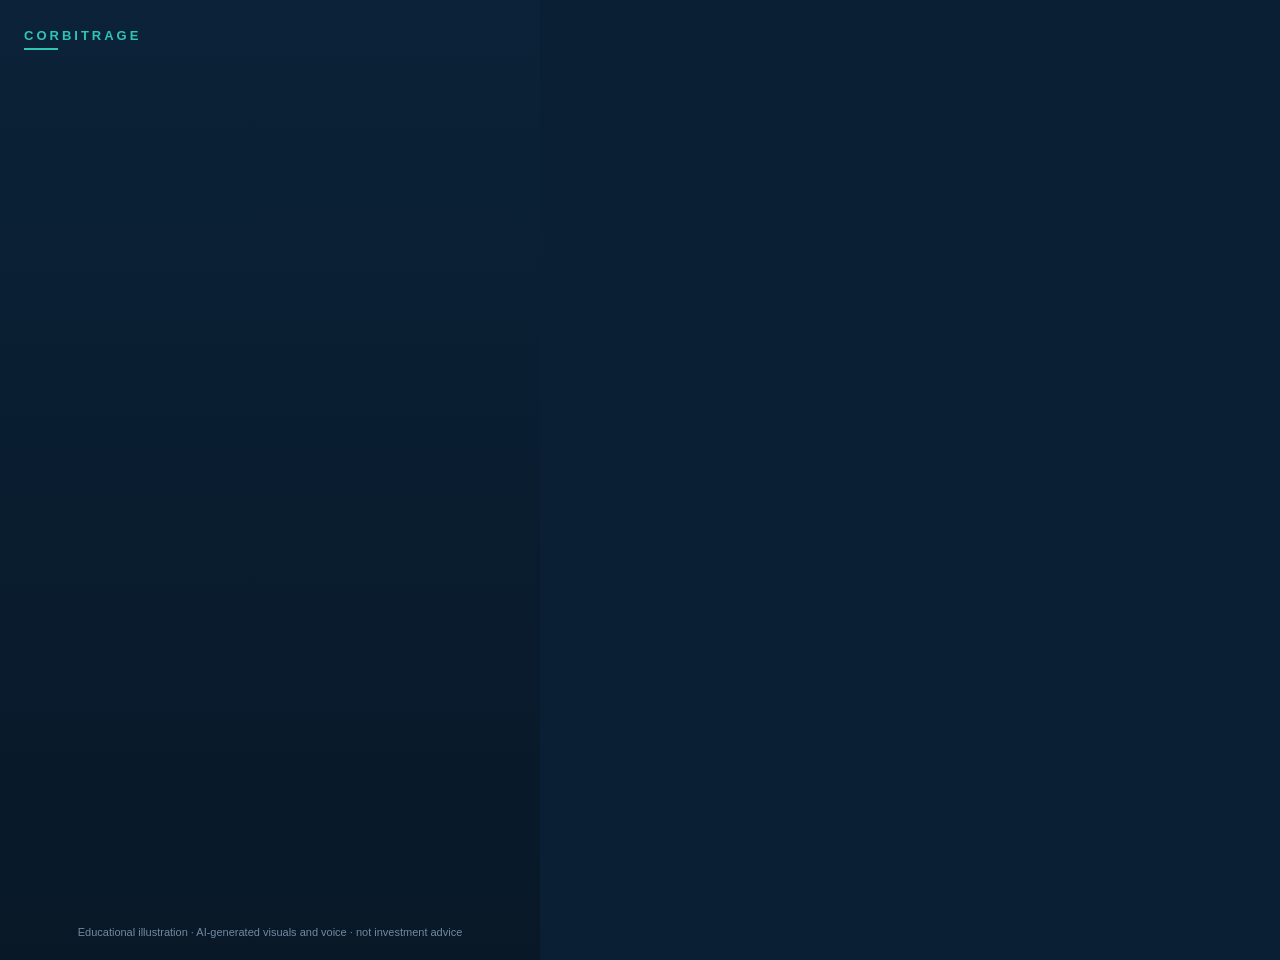
<file: internal/episode-console/video/scene.html>
<!doctype html><html><head><meta charset="utf-8"><style>
@font-face{font-family:TE;font-weight:700;src:url("node_modules/@fontsource/noto-sans-telugu/files/noto-sans-telugu-telugu-700-normal.woff2")}
@font-face{font-family:TE;font-weight:400;src:url("node_modules/@fontsource/noto-sans-telugu/files/noto-sans-telugu-telugu-400-normal.woff2")}
html,body{margin:0;background:#0a1f33;width:540px;height:960px;overflow:hidden;font-family:TE,"Noto Sans",Arial,sans-serif}
#stage{position:relative;width:540px;height:960px;overflow:hidden;background:linear-gradient(#0b2238,#081827)}
svg{position:absolute;left:0;top:0}
.brand{position:absolute;left:24px;top:28px;color:#2ec4b6;font:700 13px Arial;letter-spacing:3px}
.brand:after{content:"";display:block;width:34px;height:2px;background:#2ec4b6;margin-top:5px}
#cap{position:absolute;left:18px;right:18px;top:690px;height:170px;border-radius:16px;background:rgba(18,40,60,.92);border:2px solid #2d4a63;padding:34px 14px 10px;text-align:center;opacity:0}
#tag{position:absolute;left:18px;top:-14px;padding:3px 14px;border-radius:12px;font-weight:700;font-size:15px;color:#0a1f33}
#te{font-weight:700;font-size:28px;line-height:1.5;color:#fff}
#en{font-weight:400;font-size:17px;line-height:1.35;color:#a9c1d6;margin-top:4px;font-family:Arial,sans-serif}
#foot{position:absolute;left:0;right:0;top:926px;text-align:center;color:#6f8aa3;font:11px Arial}
#disc{position:absolute;left:18px;right:18px;top:618px;text-align:center;color:#c8d8e6;font:12px/1.4 Arial;opacity:0}
#tagline{position:absolute;left:18px;right:18px;top:120px;text-align:center;color:#fff;font:700 34px/1.25 Arial;opacity:0}
#tagline span{color:#f4b942}
</style></head><body><div id="stage">
<div class="brand">CORBITRAGE</div>
<svg id="sv" width="540" height="960" viewBox="0 0 540 960"></svg>
<div id="tagline">Understand.<br><span>Invest with Discipline.</span><br>Stay on Track.</div>
<div id="disc">Corbitrage Private Limited, AMFI-registered Mutual Fund Distributor (ARN-336411).<br>AI-generated educational illustration. Not an investment outcome or advice.<br>Mutual fund investments are subject to market risks; read all scheme related documents carefully.</div>
<div id="cap"><div id="tag"></div><div id="te"></div><div id="en"></div></div>
<div id="foot">Educational illustration · AI-generated visuals and voice · not investment advice</div>
</div>
<script>
var NS="http://www.w3.org/2000/svg",sv=document.getElementById("sv");
function el(tag,a,p){var e=document.createElementNS(NS,tag);for(var k in a)e.setAttribute(k,a[k]);(p||sv).appendChild(e);return e}
function g(id,p){var e=el("g",{id:id},p);return e}
// ---------- Sippu (chai glass)
function sippu(parent,id){var G=g(id,parent);
 var arms=el("g",{},G);
 var la=el("line",{x1:-36,y1:-10,x2:-62,y2:-26,stroke:"#fff","stroke-width":5,"stroke-linecap":"round"},arms),lh=el("circle",{cx:-62,cy:-26,r:7,fill:"#fff"},arms);
 var ra=el("line",{x1:36,y1:-10,x2:62,y2:-26,stroke:"#fff","stroke-width":5,"stroke-linecap":"round"},arms),rh=el("circle",{cx:62,cy:-26,r:7,fill:"#fff"},arms);
 el("ellipse",{cx:-16,cy:66,rx:14,ry:7,fill:"#3b2416"},G);el("ellipse",{cx:16,cy:66,rx:14,ry:7,fill:"#3b2416"},G);
 el("path",{d:"M-48 -78 L48 -78 L40 64 L-40 64 Z",fill:"#c98a3d",stroke:"#fff","stroke-width":4,"stroke-linejoin":"round"},G);
 el("path",{d:"M-47 -78 L47 -78 L46 -52 L-46 -52 Z",fill:"#3a4d63"},G);
 el("rect",{x:-46,y:-52,width:92,height:9,fill:"#ead7ae"},G);
 [-20,10,36].forEach(function(y){el("line",{x1:-42,y1:y,x2:42,y2:y,stroke:"#e7b270","stroke-width":1.5,opacity:.5},G)});
 var steam=el("g",{},G);var st=[];[-20,0,20].forEach(function(x){st.push(el("path",{d:"",stroke:"#9fb4c6","stroke-width":3,fill:"none","stroke-linecap":"round",opacity:.7},steam))});
 el("circle",{cx:-17,cy:-18,r:10,fill:"#fff"},G);el("circle",{cx:17,cy:-18,r:10,fill:"#fff"},G);
 var pl=el("circle",{cx:-17,cy:-18,r:5,fill:"#111"},G),pr=el("circle",{cx:17,cy:-18,r:5,fill:"#111"},G);
 el("line",{x1:-28,y1:-33,x2:-8,y2:-35,stroke:"#2a1810","stroke-width":3,"stroke-linecap":"round"},G);el("line",{x1:8,y1:-35,x2:28,y2:-33,stroke:"#2a1810","stroke-width":3,"stroke-linecap":"round"},G);
 el("circle",{cx:-33,cy:-4,r:7,fill:"#e8837a",opacity:.8},G);el("circle",{cx:33,cy:-4,r:7,fill:"#e8837a",opacity:.8},G);
 el("path",{d:"M-24 -2 Q-12 -10 0 -3 Q12 -10 24 -2 Q14 6 0 2 Q-14 6 -24 -2Z",fill:"#3a1d12"},G);
 var mouth=el("path",{d:"",fill:"#5a1a14",stroke:"#5a1a14","stroke-width":2.5,"stroke-linecap":"round"},G);
 return{G:G,mouth:mouth,steam:st,ra:ra,rh:rh,la:la,lh:lh,pl:pl,pr:pr}}
function setMouth(m,open,smile){ if(open>0.05){m.setAttribute("d","M-9 12 Q0 "+(12+open*16)+" 9 12 Q0 "+(12+open*3)+" -9 12Z");m.setAttribute("fill","#5a1a14")}else{m.setAttribute("d","M-9 11 Q0 "+(11+smile*7)+" 9 11");m.setAttribute("fill","none")}}
function steamAnim(s,t){s.steam.forEach(function(p,i){var x=(i-1)*20,o=Math.sin(t*2+i)*4;p.setAttribute("d","M"+x+" -84 q"+(-8+o)+" -12 0 -22 q"+(8+o)+" -10 0 -20")})}
// ---------- Chinnu (saree)
function chinnu(parent,id){var G=g(id,parent);
 el("path",{d:"M-40 70 L-26 -30 L26 -30 L40 70 Z",fill:"#e0457b"},G);
 el("path",{d:"M-30 -28 L-4 -28 L30 70 L8 70 Z",fill:"#f4b942",opacity:.95},G);
 el("rect",{x:-26,y:-34,width:52,height:20,rx:8,fill:"#26a69a"},G);
 var ra=el("line",{x1:24,y1:-26,x2:44,y2:6,stroke:"#d99a6a","stroke-width":8,"stroke-linecap":"round"},G);
 el("line",{x1:-24,y1:-26,x2:-44,y2:6,stroke:"#d99a6a","stroke-width":8,"stroke-linecap":"round"},G);
 el("rect",{x:-6,y:-44,width:12,height:14,fill:"#d99a6a"},G);
 el("circle",{cx:0,cy:-84,r:30,fill:"#101820"},G);el("circle",{cx:0,cy:-124,r:15,fill:"#101820"},G);
 [[-8,-130],[4,-134],[9,-124]].forEach(function(p){el("circle",{cx:p[0],cy:p[1],r:3.5,fill:"#fff"},G)});
 el("ellipse",{cx:0,cy:-78,rx:25,ry:28,fill:"#e0a878"},G);
 el("path",{d:"M-27 -86 Q0 -122 27 -86 Q10 -100 -27 -86Z",fill:"#101820"},G);
 el("circle",{cx:-10,cy:-82,r:7,fill:"#fff"},G);el("circle",{cx:10,cy:-82,r:7,fill:"#fff"},G);
 var pl=el("circle",{cx:-10,cy:-82,r:3.6,fill:"#111"},G),pr=el("circle",{cx:10,cy:-82,r:3.6,fill:"#111"},G);
 el("circle",{cx:0,cy:-97,r:3,fill:"#d62839"},G);
 el("circle",{cx:-17,cy:-68,r:5,fill:"#e8837a",opacity:.7},G);el("circle",{cx:17,cy:-68,r:5,fill:"#e8837a",opacity:.7},G);
 var mouth=el("path",{d:"",fill:"#5a1a14",stroke:"#7a2a24","stroke-width":2,"stroke-linecap":"round"},G);
 mouth.setAttribute("transform","translate(0,-80)");
 return{G:G,mouth:mouth,ra:ra}}
function setMouthC(m,open,smile){ if(open>0.05){m.setAttribute("d","M-6 6 Q0 "+(6+open*11)+" 6 6 Q0 "+(6+open*2)+" -6 6Z");m.setAttribute("fill","#5a1a14")}else{m.setAttribute("d","M-6 6 Q0 "+(6+smile*5)+" 6 6");m.setAttribute("fill","none")}}
// ---------- scenes
var S1=g("s1"),S2=g("s2"),S3=g("s3"),S4=g("s4");
// S1 desk scene
el("rect",{x:0,y:520,width:540,height:12,fill:"#8a5a2b"},S1);el("rect",{x:0,y:532,width:540,height:120,fill:"#6b431f"},S1);
var cal=g("cal",S1);el("rect",{x:300,y:190,width:190,height:200,rx:10,fill:"#f4f1e6",stroke:"#fff","stroke-width":3},cal);el("rect",{x:300,y:190,width:190,height:42,rx:10,fill:"#d62839"},cal);
for(var r=0;r<5;r++)for(var c=0;c<6;c++)el("rect",{x:314+c*26,y:246+r*26,width:18,height:18,rx:4,fill:"#d7d3c4"},cal);
var hi=el("circle",{cx:0,cy:0,r:13,fill:"none",stroke:"#2ec4b6","stroke-width":4},cal);
el("rect",{x:395,y:470,width:100,height:50,rx:4,fill:"#2b5f86",stroke:"#fff","stroke-width":2},S1);el("line",{x1:445,y1:470,x2:445,y2:520,stroke:"#fff","stroke-width":2},S1);
var jar=g("jar",S1);el("rect",{x:70,y:430,width:70,height:90,rx:14,fill:"rgba(180,220,230,.25)",stroke:"#fff","stroke-width":3},jar);el("rect",{x:80,y:420,width:50,height:14,rx:4,fill:"#8a5a2b"},jar);
var coins=[];for(var i=0;i<6;i++)coins.push(el("circle",{cx:90+(i%3)*16,cy:508-Math.floor(i/3)*14,r:7,fill:"#f4b942",opacity:0},jar));
var sp1=sippu(S1,"sp1");
// S2
el("rect",{x:0,y:600,width:540,height:12,fill:"#1d3a52"},S2);
var nb=g("nb",S2);el("path",{d:"M150 380 L270 392 L390 380 L390 560 L270 574 L150 560Z",fill:"#f4f1e6",stroke:"#fff","stroke-width":3},nb);el("line",{x1:270,y1:392,x2:270,y2:574,stroke:"#b9b4a2","stroke-width":2},nb);
var curve=el("path",{d:"M180 540 C 220 530, 240 520, 290 480 S 350 420, 368 410",fill:"none",stroke:"#2ec4b6","stroke-width":6,"stroke-linecap":"round"},nb);var CL=curve.getTotalLength();curve.setAttribute("stroke-dasharray",CL);
var ch2=chinnu(S2,"ch2"),sp2=sippu(S2,"sp2");
// S3 family
el("rect",{x:0,y:560,width:540,height:12,fill:"#1d3a52"},S3);
el("ellipse",{cx:270,cy:520,rx:150,ry:34,fill:"#8a5a2b",stroke:"#fff","stroke-width":3},S3);
var fam=[[120,"#e0457b",56],[200,"#2b7fb0",62],[340,"#26a69a",62],[420,"#c98a3d",44]],fg=[];
fam.forEach(function(f,i){var G=g("f"+i,S3);var h=f[2];el("rect",{x:-22,y:-h,width:44,height:h+60,rx:16,fill:f[1]},G);el("circle",{cx:0,cy:-h-22,r:22,fill:"#e0a878"},G);el("path",{d:"M-22 "+(-h-26)+" Q0 "+(-h-52)+" 22 "+(-h-26)+"Z",fill:"#101820"},G);G.setAttribute("data-x",f[0]);fg.push(G)});
var house=g("house",S3);el("path",{d:"M-34 0 L0 -34 L34 0Z",fill:"#d62839"},house);el("rect",{x:-26,y:0,width:52,height:34,fill:"#f4f1e6"},house);el("rect",{x:-7,y:12,width:14,height:22,fill:"#8a5a2b"},house);
var glow=el("circle",{cx:270,cy:466,r:50,fill:"#f4b942",opacity:0},S3);S3.insertBefore(glow,house);
// S4
el("rect",{x:0,y:560,width:540,height:10,fill:"#1d3a52"},S4);
var ch4=chinnu(S4,"ch4"),sp4=sippu(S4,"sp4");
var scenes=[[S1,0,8.4],[S2,7.6,17.4],[S3,16.6,28.4],[S4,27.6,36.1]];
var LINES=[
{a:1.0,b:4.1,who:"s",te:"ప్రతి నెలా చిన్న మొత్తం — అదే మంచి అలవాటు.",en:"A small amount every month — that is the good habit."},
{a:8.8,b:11.4,who:"c",te:"అన్నా, చిన్న మొత్తంతో ఏం అవుతుంది?",en:"Anna, what can a small amount do?"},
{a:12.2,b:15.3,who:"s",te:"సమయం ఇస్తే అలవాటు బలపడుతుంది.",en:"Given time, the habit grows stronger."},
{a:18.0,b:24.0,who:"c",te:"కుటుంబ లక్ష్యం పెద్దదైతే, క్రమశిక్షణ తోడు కావాలి. ఒక్కో నెల, ఒక్క అడుగు.",en:"When the family goal is big, discipline helps. One month, one step at a time."},
{a:29.0,b:34.4,who:"s",te:"అర్థం చేసుకోండి. క్రమశిక్షణతో పెట్టుబడి పెట్టండి. దారిలో ఉండండి.",en:"Understand. Invest with Discipline. Stay on Track."}];
function ease(x){x=Math.max(0,Math.min(1,x));return x*x*(3-2*x)}
function place(o,x,y,s){o.G.setAttribute("transform","translate("+x+","+y+") scale("+s+")")}
function render(t){
 scenes.forEach(function(s){var a=s[1],b=s[2],o=1;if(t<a||t>b)o=0;else{o=Math.min(1,(t-a)/0.5,(b-t)/0.5)}s[0].setAttribute("opacity",Math.max(0,o));s[0].style.display=o>0?"":"none"});
 var cur=null;LINES.forEach(function(L){if(t>=L.a&&t<=L.b)cur=L});
 var cap=document.getElementById("cap");
 if(cur){cap.style.opacity=Math.min(1,(t-cur.a)/0.25,(cur.b-t)/0.25+0.0);document.getElementById("te").textContent=cur.te;document.getElementById("en").textContent=cur.en;var tg=document.getElementById("tag");tg.textContent=cur.who==="s"?"సిప్పు":(t>=18&&t<=24.1?"చిన్ను (వాయిస్‌ఓవర్)":"చిన్ను");tg.style.background=cur.who==="s"?"#f4b942":"#ff6fa3"}else cap.style.opacity=0;
 var sTalk=cur&&cur.who==="s",cTalk=cur&&cur.who==="c";
 var mo=function(on){return on?(0.35+0.65*Math.abs(Math.sin(t*17)))*0.9:0};
 // S1
 var bob=Math.sin(t*3)*3;place(sp1,200,440+bob,1.5);steamAnim(sp1,t);setMouth(sp1.mouth,mo(sTalk&&t<8),1);
 var p=ease((t-1)/1.5);sp1.ra.setAttribute("x2",36+p*(-0)+30);sp1.ra.setAttribute("y2",-10-p*30);sp1.rh.setAttribute("cx",36+30);sp1.rh.setAttribute("cy",-10-p*30);
 var d=Math.floor(Math.max(0,t-2)/1.1)%6;hi.setAttribute("cx",323+d*26);hi.setAttribute("cy",255+Math.floor(d/3)*26);hi.setAttribute("r",13+Math.sin(t*5)*1.5);
 coins.forEach(function(c,i){c.setAttribute("opacity",t>2.5+i*0.9?1:0)});
 // S2
 place(ch2,150,540+Math.sin(t*2.6)*2,1.55);setMouthC(ch2.mouth,mo(cTalk&&t<17),1);
 place(sp2,430,545+Math.sin(t*3)*2,1.2);steamAnim(sp2,t);setMouth(sp2.mouth,mo(sTalk&&t>=8&&t<17),1);
 curve.setAttribute("stroke-dashoffset",CL*(1-ease((t-9.5)/5)));
 // S3
 fg.forEach(function(G,i){var x=+G.getAttribute("data-x");G.setAttribute("transform","translate("+x+","+(470+Math.sin(t*2+i)*2+(i>1?0:0))+")")});
 house.setAttribute("transform","translate(270,"+(458+Math.sin(t*2)*2)+")");glow.setAttribute("opacity",0.16+0.1*Math.sin(t*3));
 // S4
 place(sp4,160,470+Math.sin(t*3)*3,1.45);steamAnim(sp4,t);setMouth(sp4.mouth,mo(sTalk&&t>=28),1);
 place(ch4,385,475+Math.sin(t*2.6)*2,1.4);setMouthC(ch4.mouth,0,1);
 var tl=document.getElementById("tagline");tl.style.opacity=ease((t-29.5)/0.8)*(t<36.1?1:0);
 var dc=document.getElementById("disc");dc.style.opacity=ease((t-30.5)/0.8);
 document.getElementById("foot").style.opacity=1;
}
render(0);
</script></body></html>
</file>
